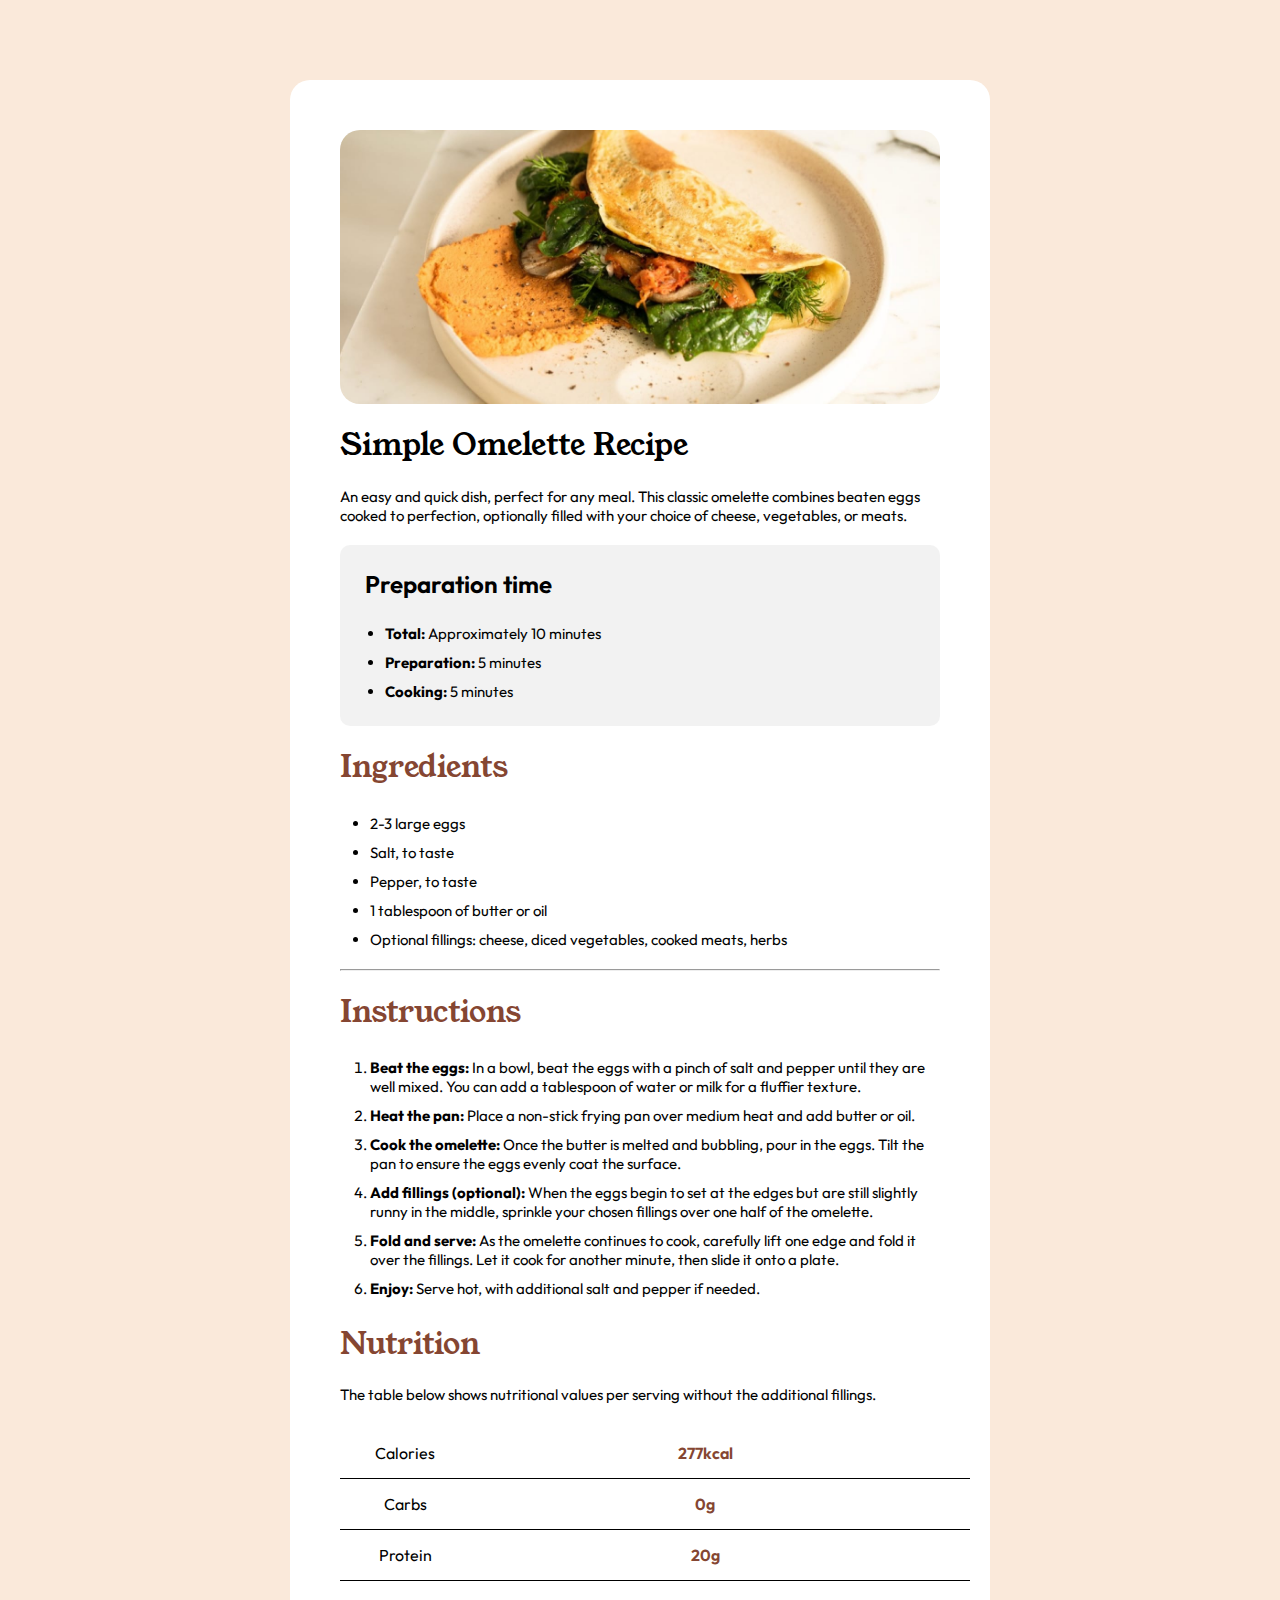
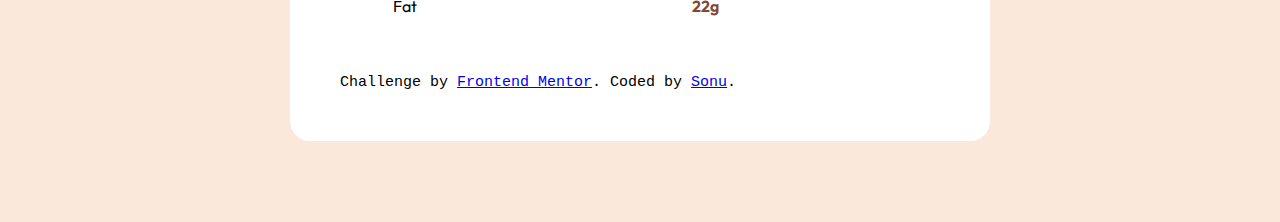
<file: 1/index.html>
<!DOCTYPE html>
<html lang="en">
  <head>
    <meta charset="UTF-8" />
    <meta name="viewport" content="width=device-width, initial-scale=1.0" />
    <link rel="stylesheet" href="CSS/index.css" />
    <link rel="preconnect" href="https://fonts.googleapis.com" />
    <link rel="preconnect" href="https://fonts.gstatic.com" crossorigin />
    <link
      href="https://fonts.googleapis.com/css2?family=Young+Serif&display=swap"
      rel="stylesheet"
    />
    <link
      rel="icon"
      type="image/png"
      sizes="32x32"
      href="./assets/images/favicon-32x32.png"
    />
    <link rel="preconnect" href="https://fonts.googleapis.com" />
    <link rel="preconnect" href="https://fonts.gstatic.com" crossorigin />
    <link
      href="https://fonts.googleapis.com/css2?family=Outfit:wght@100..900&family=Young+Serif&display=swap"
      rel="stylesheet"
    />
    <title>Frontend Mentor | Recipe page</title>
  </head>
  <body>
    <div class="main">
      <img src="assets/images/image-omelette.jpeg" alt="" class="img1" />

      <h1>Simple Omelette Recipe</h1>

      An easy and quick dish, perfect for any meal. This classic omelette
      combines beaten eggs cooked to perfection, optionally filled with your
      choice of cheese, vegetables, or meats.

      <div class="inside1">
        <h2>Preparation time</h2>
        <ul class="indent1">
          <li><span class="bold">Total:</span> Approximately 10 minutes</li>
          <li><span class="bold">Preparation:</span> 5 minutes</li>
          <li><span class="bold">Cooking:</span> 5 minutes</li>
        </ul>
      </div>

      <h1><span class="nutmeg-color">Ingredients</span></h1>

      <ul>
        <li>2-3 large eggs</li>
        <li>Salt, to taste</li>
        <li>Pepper, to taste</li>
        <li>1 tablespoon of butter or oil</li>
        <li>
          Optional fillings: cheese, diced vegetables, cooked meats, herbs
        </li>
      </ul>

      <hr />

      <h1><span class="nutmeg-color">Instructions</span></h1>
      <ol>
        <li>
          <span class="bold">Beat the eggs:</span> In a bowl, beat the eggs with
          a pinch of salt and pepper until they are well mixed. You can add a
          tablespoon of water or milk for a fluffier texture.
        </li>

        <li>
          <span class="bold">Heat the pan:</span> Place a non-stick frying pan
          over medium heat and add butter or oil.
        </li>

        <li>
          <span class="bold">Cook the omelette:</span> Once the butter is melted
          and bubbling, pour in the eggs. Tilt the pan to ensure the eggs evenly
          coat the surface.
        </li>

        <li>
          <span class="bold">Add fillings (optional):</span> When the eggs begin
          to set at the edges but are still slightly runny in the middle,
          sprinkle your chosen fillings over one half of the omelette.
        </li>

        <li>
          <span class="bold">Fold and serve:</span> As the omelette continues to
          cook, carefully lift one edge and fold it over the fillings. Let it
          cook for another minute, then slide it onto a plate.
        </li>

        <li>
          <span class="bold">Enjoy:</span> Serve hot, with additional salt and
          pepper if needed.
        </li>
      </ol>

      <h1><span class="nutmeg-color">Nutrition</span></h1>

      The table below shows nutritional values per serving without the
      additional fillings.
      <br />
      <br />
      <div class="flex-table">
        <div class="flex-row">
          <div class="flex-cell">Calories</div>
          <div class="flex-cell"><span class="bold2">277kcal</span></div>
        </div>
        <div class="flex-row">
          <div class="flex-cell">Carbs</div>
          <div class="flex-cell"><span class="bold2">0g</span></div>
        </div>
        <div class="flex-row">
          <div class="flex-cell">Protein</div>
          <div class="flex-cell"><span class="bold2">20g</span></div>
        </div>
        <div class="flex-row">
          <div class="flex-cell">Fat</div>
          <div class="flex-cell"><span class="bold2">22g</span></div>
        </div>
      </div>

      <br /><br />

      <div class="attribution">
        Challenge by
        <a
          href="https://www.frontendmentor.io?ref=challenge"
          target="_blank"
          rel="noopener"
          >Frontend Mentor</a
        >. Coded by <a href="#">Sonu</a>.
      </div>
    </div>
  </body>
</html>
</file>
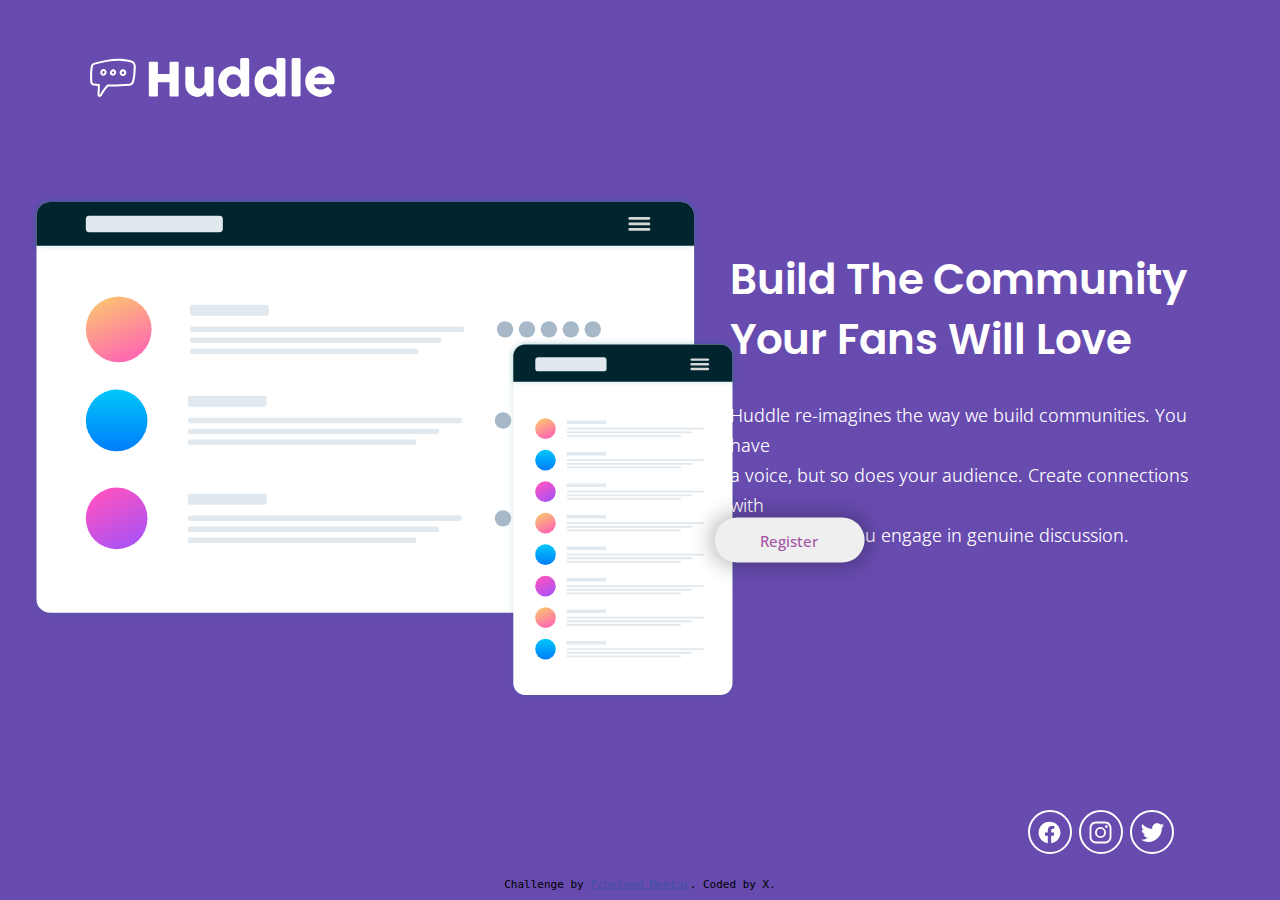
<file: 11/index.html>
<!DOCTYPE html>
<html lang="en">
  <head>
    <meta charset="UTF-8" />
    <meta name="viewport" content="width=device-width, initial-scale=1.0" />
    <!-- displays site properly based on user's device -->

    <link
      rel="icon"
      type="image/png"
      sizes="32x32"
      href="Assets/images/favicon-32x32.png"
    />

    <title>
      Frontend Mentor | Huddle landing page with single introductory section
    </title>

    <link rel="stylesheet" href="CSS/index.css" />
  </head>
  <body>
    <div class="container">
      <div class="logo">
        <img src="Assets/images/logo.svg" alt="" srcset="" />
      </div>
      <div class="column-1">
        <img src="Assets/images/illustration-mockups.svg" alt="" srcset="" />
      </div>

      <div class="column-2">
        <div class="text-1">Build The Community</div>
        <div class="text-1">Your Fans Will Love</div>
        <div class="para-1">
          <div>Huddle re-imagines the way we build communities. You have</div>
          <div>a voice, but so does your audience. Create connections with</div>
          <div>your users as you engage in genuine discussion.</div>
        </div>
        <button type="button">Register</button>
      </div>
      <div class="logos">
        <div class="logo-container container-1">
          <img src="Assets/images/logo-facebook.svg" alt="" srcset="" />
        </div>
        <div class="logo-container container-2">
          <img src="Assets/images/logo-instagram.svg" alt="" srcset="" />
        </div>
        <div class="logo-container container-3">
          <img src="Assets/images/logo-twitter.svg" alt="" srcset="" />
        </div>
      </div>
    </div>

    <footer>
      <p class="attribution" style="font-family: monospace">
        Challenge by
        <a
          href="https://www.frontendmentor.io?ref=challenge"
          target="_blank"
          rel="noopener"
          >Frontend Mentor</a
        >. Coded by X.
      </p>
    </footer>
  </body>
</html>
</file>
<file: 1/CSS/index.css>
body {
  background-color: rgb(250, 233, 218);
  margin: 0;
  padding: 80px;
  font-family: "Outfit", sans-serif;
}

h1 {
  font-family: "Young Serif", serif;
  font-weight: 400;
  font-style: normal;
}
.main {
  width: 600px;
  margin: auto;
  padding: 50px;
  background-color: white;
  border-radius: 20px;
  font-size: 15px;
}
.main .inside1 {
  background-color: rgba(128, 128, 128, 0.1);
  border-radius: 10px;
  padding: 5px;
  margin: 20px 0;
}
.main .inside1 h2 {
  font-size: 1.5rem;
  margin-left: 20px;
  font-weight: 650;
}

.main .img1 {
  display: block;
  width: 100%;
  height: auto;
  border-radius: 20px;
}

.flex-table {
  display: flex;
  flex-direction: column;
  width: 100%;
}

.flex-row {
  display: flex;
  width: 100%;
  border-bottom: 1px solid #000; /* Single border for separating rows */
}

.flex-row:last-child {
  border-bottom: none; /* Remove border from the last row */
}

.flex-cell {
  flex: 1; /* Distribute space evenly */
  text-align: center; /* Center the content */
  display: flex;
  align-items: center; /* Vertically center */
  justify-content: center; /* Horizontally center */
  margin-left: -200px;
}

/* Additional styling to remove gap between cells */
.flex-cell:not(:last-child) {
  border-right: none;
}
.attribution {
  font-family: monospace;
}

.bold {
  font-weight: bold;
}

li {
  padding-left: 20px;
  margin-left: -10px;
  padding: 5px 0;
}
.indent1 {
  padding-left: 50px;
}

.nutmeg-color {
  color: hsl(14, 45%, 36%);
}

.flex-table {
  font-size: 1rem;
  padding: 5px 0;
}

.bold2 {
  color: hsl(14, 45%, 36%);
  font-weight: 650;
}
.flex-row {
  padding: 15px;
}
</file>
<file: 11/CSS/index.css>
@import url("https://fonts.googleapis.com/css2?family=Poppins:ital,wght@0,100;0,200;0,300;0,400;0,500;0,600;0,700;0,800;0,900;1,100;1,200;1,300;1,400;1,500;1,600;1,700;1,800;1,900&display=swap");
@import url("https://fonts.googleapis.com/css2?family=Open+Sans:ital,wght@0,300..800;1,300..800&display=swap");

.attribution {
  font-size: 11px;
  text-align: center;
  position: absolute;
  top: 97%;
  left: 50%;
  transform: translate(-50%, -50%);
}
.attribution a {
  color: hsl(228, 45%, 44%);
}

body {
  background-image: url("https://github.com/itsfingerlickinggood/1/blob/f505b2f8702bdd9f1607875528bd77911647f7a0/Assets/images/bg-desktop.svg");
  background-color: hsl(257, 40%, 49%);
  background-repeat: no-repeat;
  background-size: 90%;
}
.column-1,
.column-2 {
  position: absolute;
}

.column-1 {
  top: 50%;
  left: 30%;
  transform: translate(-50%, -50%);
}
.column-2 {
  width: 36%;
  height: 400px;
  top: 50%;
  left: 75%;
  transform: translate(-50%, -50%);
}

.text-1 {
  font-weight: 600;
  font-size: 42px;
  font-family: "Poppins", sans-serif;
  color: white;
  line-height: 60px;
}
.para-1 {
  margin-top: 30px;
  margin-bottom: 30px;
  font-weight: 350;
  font-size: 18px;
  font-family: "Open Sans", sans-serif;
  color: rgb(255, 255, 255);
  line-height: 30px;
}
button {
  margin-top: 10px;
  position: absolute;
  left: 13%;
  top: 70%;
  transform: translate(-50%, -50%);
  width: 150px;
  height: 45px;
  border-radius: 100px;
  border: none;
  font-family: "Open Sans", sans-serif;
  font-size: 15px;
  box-shadow: 0px 0px 20px 5px rgba(0, 0, 0, 0.25);
  color: hsl(300, 32%, 49%);
  font-weight: 500;
}

.logo {
  position: absolute;
  left: 6%;
  top: 5%;
}

.logos img {
  height: 25px;
  filter: invert(100%);
}

.logo-container {
  height: 40px;
  width: 40px;
  border: 2px solid rgb(255, 255, 255);
  border-radius: 50px;
  display: grid;
  place-content: center;
  position: absolute;
  top: 90%;
  transform: translateX(-50%);
}

.container-1 {
  left: 82%;
}
.container-2 {
  left: 86%;
}
.container-3 {
  left: 90%;
}
</file>
